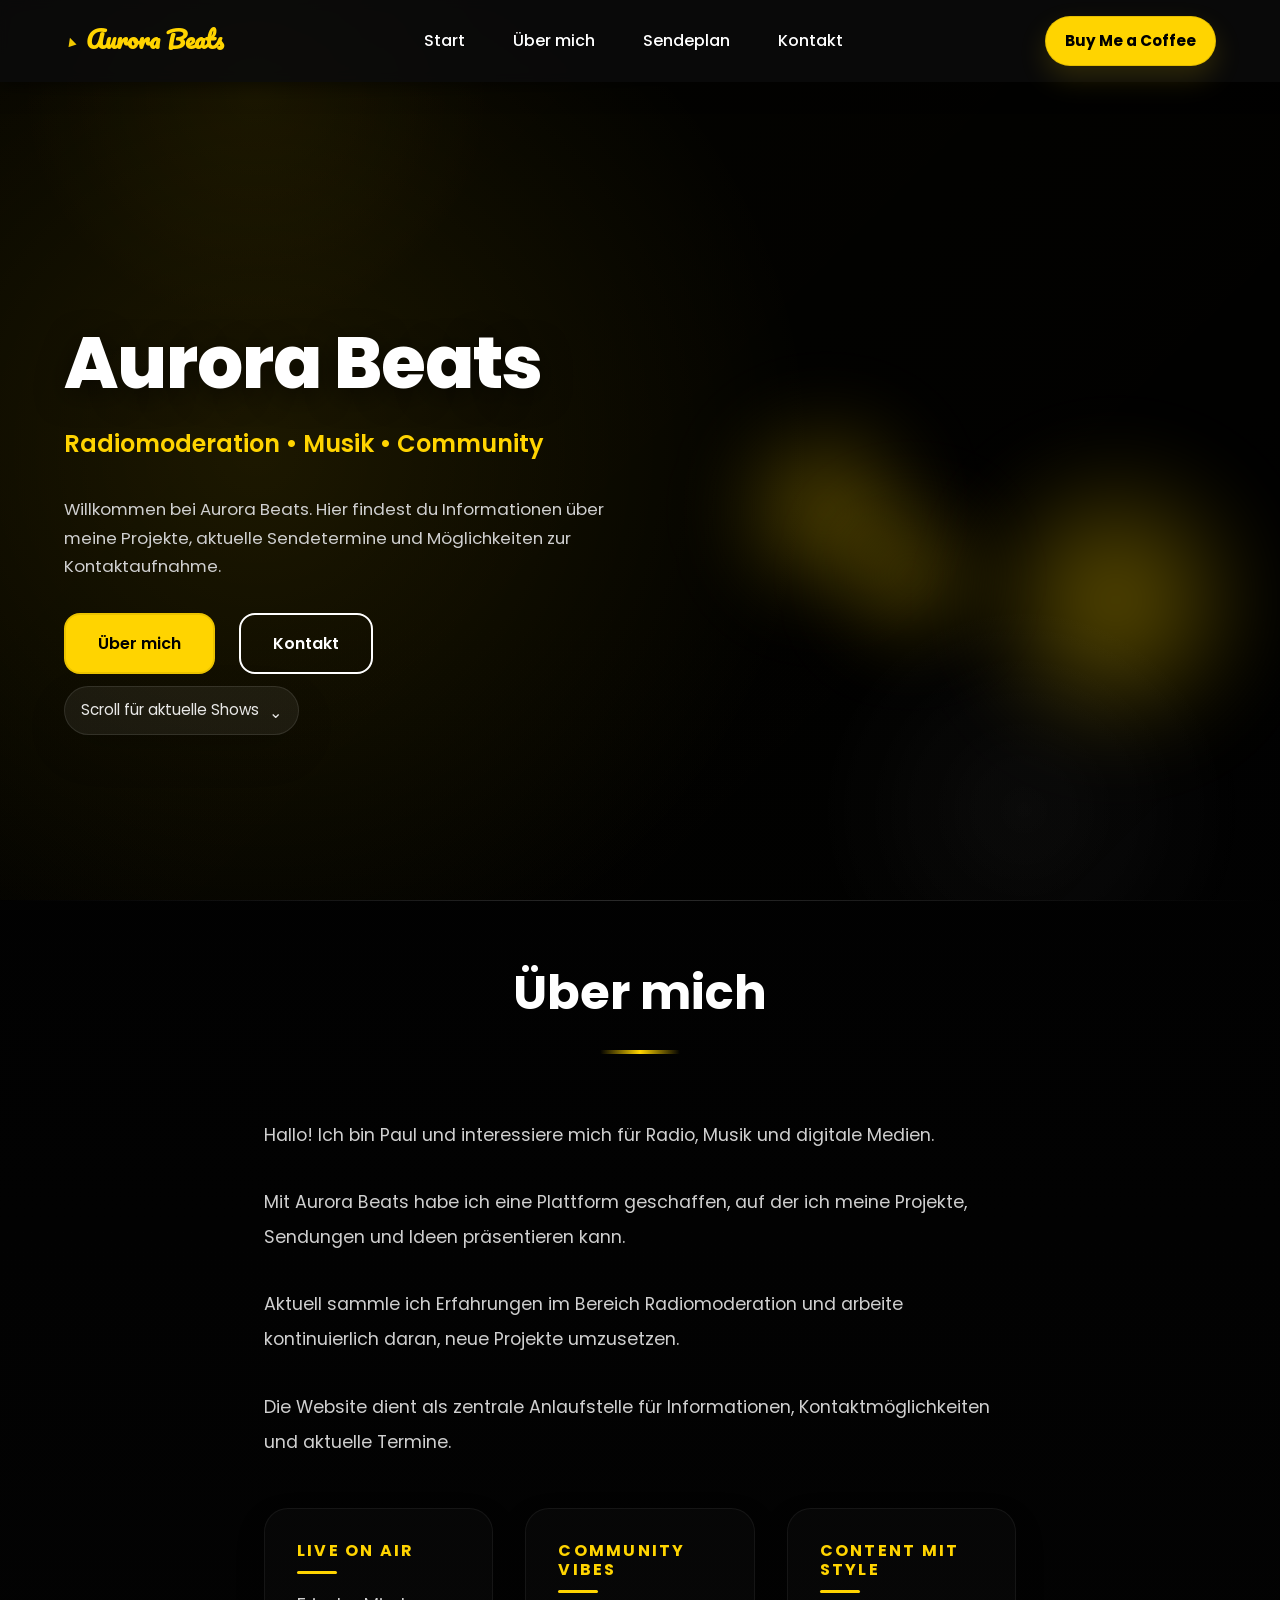
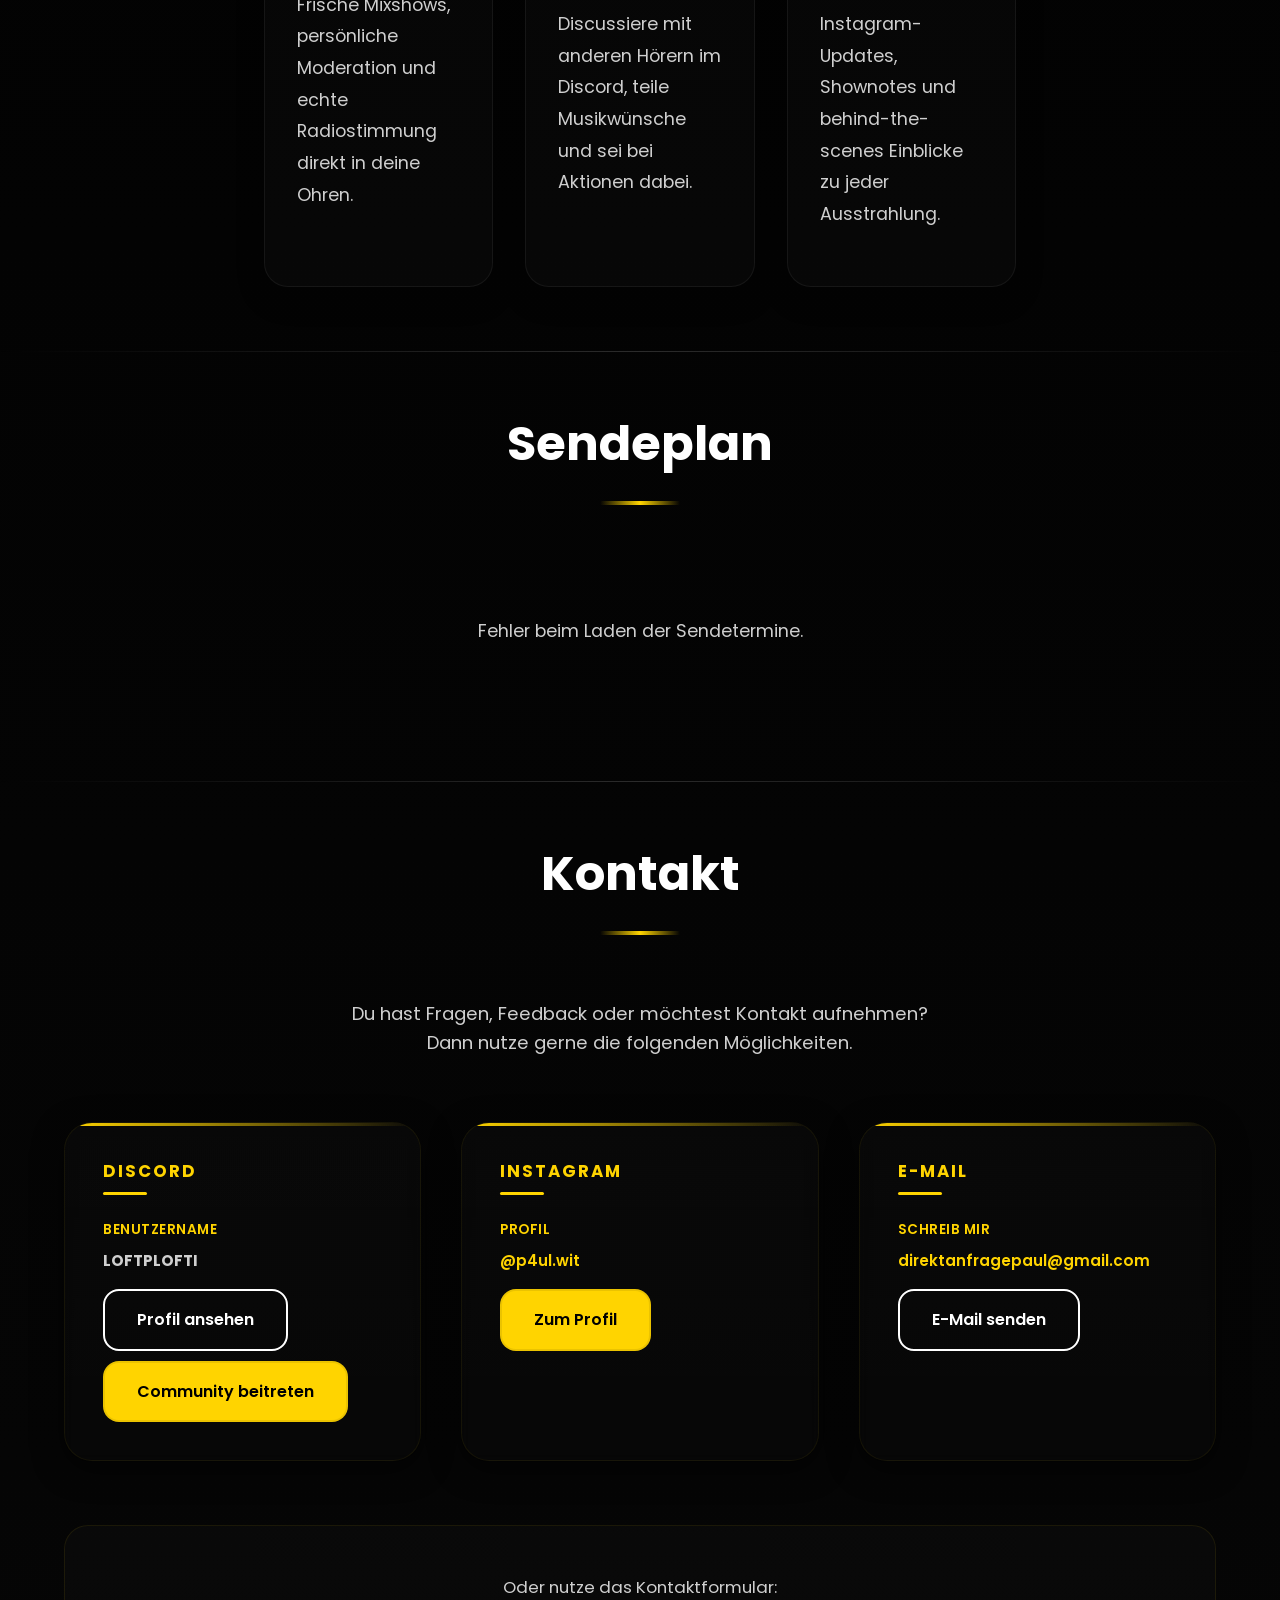
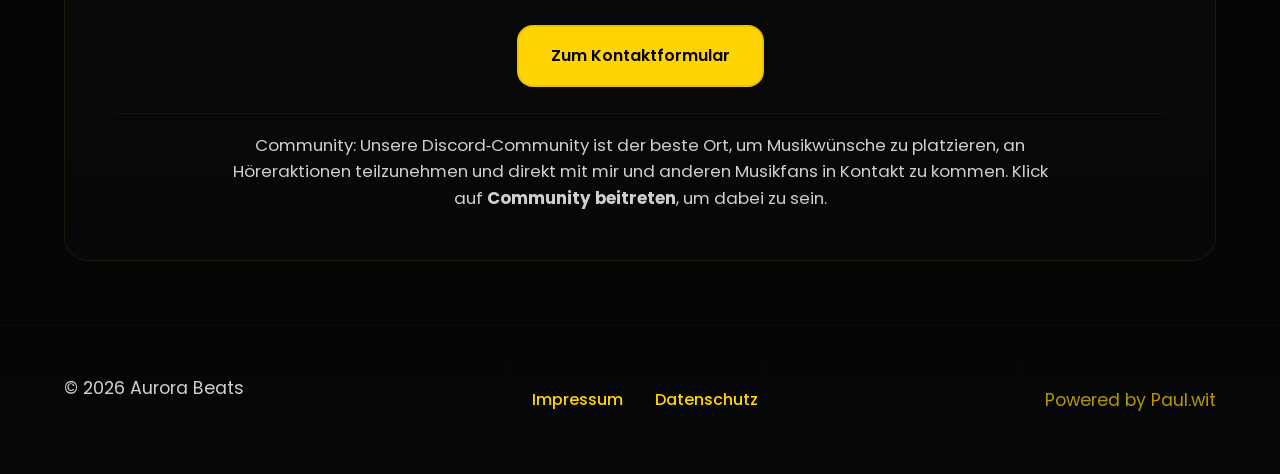
<file: index.html>
<!DOCTYPE html>
<html lang="de">
<head>
    <meta charset="UTF-8">
    <meta name="viewport" content="width=device-width, initial-scale=1.0">
    
    <!-- SEO & Meta Tags -->
    <title>Aurora Beats - Radiomoderation & Musik</title>
    <meta name="description" content="Aurora Beats: Radiomoderation, Musik und Community. Erfahre mehr über meine Projekte und aktuelle Sendetermine.">
    <meta name="keywords" content="Aurora Beats, Radiomoderation, Musik, Community, Paul Witthohn">
    <meta name="author" content="Paul Witthohn">
    <meta name="theme-color" content="#FFD400">
    
    <!-- Open Graph Tags -->
    <meta property="og:type" content="website">
    <meta property="og:title" content="Aurora Beats - Radiomoderation & Musik">
    <meta property="og:description" content="Aurora Beats: Radiomoderation, Musik und Community. Entdecke aktuelle Sendetermine und Projekte.">
    <meta property="og:site_name" content="Aurora Beats">
    <meta property="og:image" content="https://aurorabeats.site/og-image.png">
    <meta property="og:url" content="https://aurorabeats.site">
    
    <!-- Twitter Card -->
    <meta name="twitter:card" content="summary_large_image">
    <meta name="twitter:title" content="Aurora Beats - Radiomoderation & Musik">
    <meta name="twitter:description" content="Aurora Beats: Radiomoderation, Musik und Community.">
    
    <!-- Favicon -->
    <link rel="icon" type="image/x-icon" href="favicon.ico">
    <link rel="apple-touch-icon" href="apple-touch-icon.png">
    
    <!-- Styles -->
    <!-- Google Fonts: Poppins for UI, Pacifico for logo -->
    <link href="https://fonts.googleapis.com/css2?family=Pacifico&family=Poppins:wght@300;400;600;700;800&display=swap" rel="stylesheet">
    <link rel="stylesheet" href="style.css">
</head>
<body>
    <!-- Navigation Bar -->
    <nav class="navbar" id="navbar">
        <div class="container">
            <div class="navbar-content">
                <div class="logo">
                    <a href="#hero" class="logo-link">
                        <span class="logo-mark" aria-hidden="true">▲</span>
                        <span class="logo-text">Aurora Beats</span>
                    </a>
                </div>
                <ul class="nav-links">
                    <li><a href="#hero" class="nav-link">Start</a></li>
                    <li><a href="#about" class="nav-link">Über mich</a></li>
                    <li><a href="#schedule" class="nav-link">Sendeplan</a></li>
                    <li><a href="#contact" class="nav-link">Kontakt</a></li>
                </ul>
                <!-- Buy Me a Coffee button integrated in navbar -->
                <div class="bmc-inline">
                    <a class="bmc-button" href="https://www.buymeacoffee.com/p4ul.wit" target="_blank" rel="noopener noreferrer">Buy Me a Coffee</a>
                </div>
                <button class="menu-toggle" id="menuToggle">
                    <span></span>
                    <span></span>
                    <span></span>
                </button>
            </div>
        </div>
    </nav>

    <!-- Mobile Menu -->
    <div class="mobile-menu" id="mobileMenu">
        <ul class="mobile-nav-links">
            <li><a href="#hero" class="nav-link">Start</a></li>
            <li><a href="#about" class="nav-link">Über mich</a></li>
            <li><a href="#schedule" class="nav-link">Sendeplan</a></li>
            <li><a href="#contact" class="nav-link">Kontakt</a></li>
        </ul>
        <div class="mobile-menu-cta">
            <a class="bmc-button" href="https://www.buymeacoffee.com/p4ul.wit" target="_blank" rel="noopener noreferrer">Buy Me a Coffee</a>
        </div>
    </div>

    <!-- Hero Section -->
    <section class="hero" id="hero">
        <div class="container">
            <div class="hero-content">
                <div class="hero-text">
                    <h1 class="hero-title" data-aos="fade-up">Aurora Beats</h1>
                    <p class="hero-subtitle" data-aos="fade-up" data-aos-delay="100">Radiomoderation • Musik • Community</p>
                    <p class="hero-description" data-aos="fade-up" data-aos-delay="200">
                        Willkommen bei Aurora Beats. Hier findest du Informationen über meine Projekte, aktuelle Sendetermine und Möglichkeiten zur Kontaktaufnahme.
                    </p>
                    <div class="hero-buttons" data-aos="fade-up" data-aos-delay="300">
                        <a href="#about" class="btn btn-primary">Über mich</a>
                        <a href="#contact" class="btn btn-secondary">Kontakt</a>
                    </div>
                    <div class="hero-indicator" data-aos="fade-up" data-aos-delay="400">
                        <span>Scroll für aktuelle Shows</span>
                        <span class="hero-arrow">⌄</span>
                    </div>
                </div>
                <div class="hero-visual">
                    <div class="glow-circle" style="animation-delay: 0s;"></div>
                    <div class="glow-circle" style="animation-delay: 1s;"></div>
                    <div class="glow-circle" style="animation-delay: 2s;"></div>
                </div>
            </div>
        </div>
    </section>

    <!-- About Section -->
    <section class="about" id="about">
        <div class="container">
            <h2 class="section-title" data-aos="fade-up">Über mich</h2>
            <div class="about-content" data-aos="fade-up" data-aos-delay="100">
                <p>
                    Hallo! Ich bin Paul und interessiere mich für Radio, Musik und digitale Medien.
                </p>
                <p>
                    Mit Aurora Beats habe ich eine Plattform geschaffen, auf der ich meine Projekte, Sendungen und Ideen präsentieren kann.
                </p>
                <p>
                    Aktuell sammle ich Erfahrungen im Bereich Radiomoderation und arbeite kontinuierlich daran, neue Projekte umzusetzen.
                </p>
                <p>
                    Die Website dient als zentrale Anlaufstelle für Informationen, Kontaktmöglichkeiten und aktuelle Termine.
                </p>
            </div>
            <div class="about-grid" data-aos="fade-up" data-aos-delay="200">
                <div class="feature-card">
                    <h3>Live on Air</h3>
                    <p>Frische Mixshows, persönliche Moderation und echte Radiostimmung direkt in deine Ohren.</p>
                </div>
                <div class="feature-card">
                    <h3>Community Vibes</h3>
                    <p>Discussiere mit anderen Hörern im Discord, teile Musikwünsche und sei bei Aktionen dabei.</p>
                </div>
                <div class="feature-card">
                    <h3>Content mit Style</h3>
                    <p>Instagram-Updates, Shownotes und behind-the-scenes Einblicke zu jeder Ausstrahlung.</p>
                </div>
            </div>
        </div>
    </section>

    <!-- Schedule Section -->
    <section class="schedule" id="schedule">
        <div class="container">
            <h2 class="section-title" data-aos="fade-up">Sendeplan</h2>
            <div class="schedule-container" id="scheduleContainer" data-aos="fade-up" data-aos-delay="100">
                <p class="loading">Lade Sendetermine...</p>
            </div>
        </div>
    </section>

    <!-- Contact Section -->
    <section class="contact" id="contact">
        <div class="container">
            <h2 class="section-title" data-aos="fade-up">Kontakt</h2>
            <p class="contact-intro" data-aos="fade-up" data-aos-delay="100">
                Du hast Fragen, Feedback oder möchtest Kontakt aufnehmen?<br>
                Dann nutze gerne die folgenden Möglichkeiten.
            </p>

            <div class="contact-grid" data-aos="fade-up" data-aos-delay="200">
                <div class="contact-card">
                    <h3>Discord</h3>
                    <p class="label">Benutzername</p>
                    <p><strong>LOFTPLOFTI</strong></p>
                    <div style="margin-top:12px;display:flex;gap:10px;flex-wrap:wrap;">
                        <a class="btn btn-secondary" href="https://discord.com/users/932051226726658108" target="_blank">Profil ansehen</a>
                        <a class="btn btn-primary" href="https://discord.gg/C9XZjHKWXr" target="_blank">Community beitreten</a>
                    </div>
                </div>

                <div class="contact-card">
                    <h3>Instagram</h3>
                    <p class="label">Profil</p>
                    <p><a href="https://www.instagram.com/p4ul.wit" target="_blank" rel="noopener noreferrer" class="social-link">@p4ul.wit</a></p>
                    <div style="margin-top:12px;">
                        <a class="btn btn-primary" href="https://www.instagram.com/p4ul.wit" target="_blank" rel="noopener noreferrer">Zum Profil</a>
                    </div>
                </div>

                <div class="contact-card">
                    <h3>E-Mail</h3>
                    <p class="label">Schreib mir</p>
                    <p><a href="mailto:direktanfragepaul@gmail.com" class="social-link">direktanfragepaul@gmail.com</a></p>
                    <div style="margin-top:12px;">
                        <a class="btn btn-secondary" href="mailto:direktanfragepaul@gmail.com">E-Mail senden</a>
                    </div>
                </div>
            </div>

            <div class="contact-form-section" data-aos="fade-up" data-aos-delay="300">
                <p>Oder nutze das Kontaktformular:</p>
                <a href="https://forms.google.com/gform" target="_blank" class="btn btn-primary">Zum Kontaktformular</a>
                <hr style="margin:18px 0;border:none;border-top:1px solid rgba(255,255,255,0.04);">
                <p style="color:var(--color-gray-dark);max-width:820px;margin:0 auto;">Community: Unsere Discord‑Community ist der beste Ort, um Musikwünsche zu platzieren, an Höreraktionen teilzunehmen und direkt mit mir und anderen Musikfans in Kontakt zu kommen. Klick auf <strong>Community beitreten</strong>, um dabei zu sein.</p>
            </div>
        </div>
    </section>

    <!-- Footer -->
    <footer class="footer">
        <div class="container">
            <div class="footer-content">
                <p>&copy; 2026 Aurora Beats</p>
                <div class="footer-links">
                    <a href="impressum.html">Impressum</a>
                    <a href="datenschutz.html">Datenschutz</a>
                </div>
                <p class="footer-credit">Powered by Paul.wit</p>
            </div>
        </div>
    </footer>

    <script src="script.js"></script>
        <!-- Embedded schedule data so the site works without running a local server -->
        <script id="scheduleData" type="application/json">
        [
            {"datum":"06.06.2026","zeit":"00:00 - 00:00","titel":"Aurora Beats - Hier kommen bald meine termine rein :)","discord":"https://discord.gg/example"},
        ]
        </script>
</body>
</html>
</file>
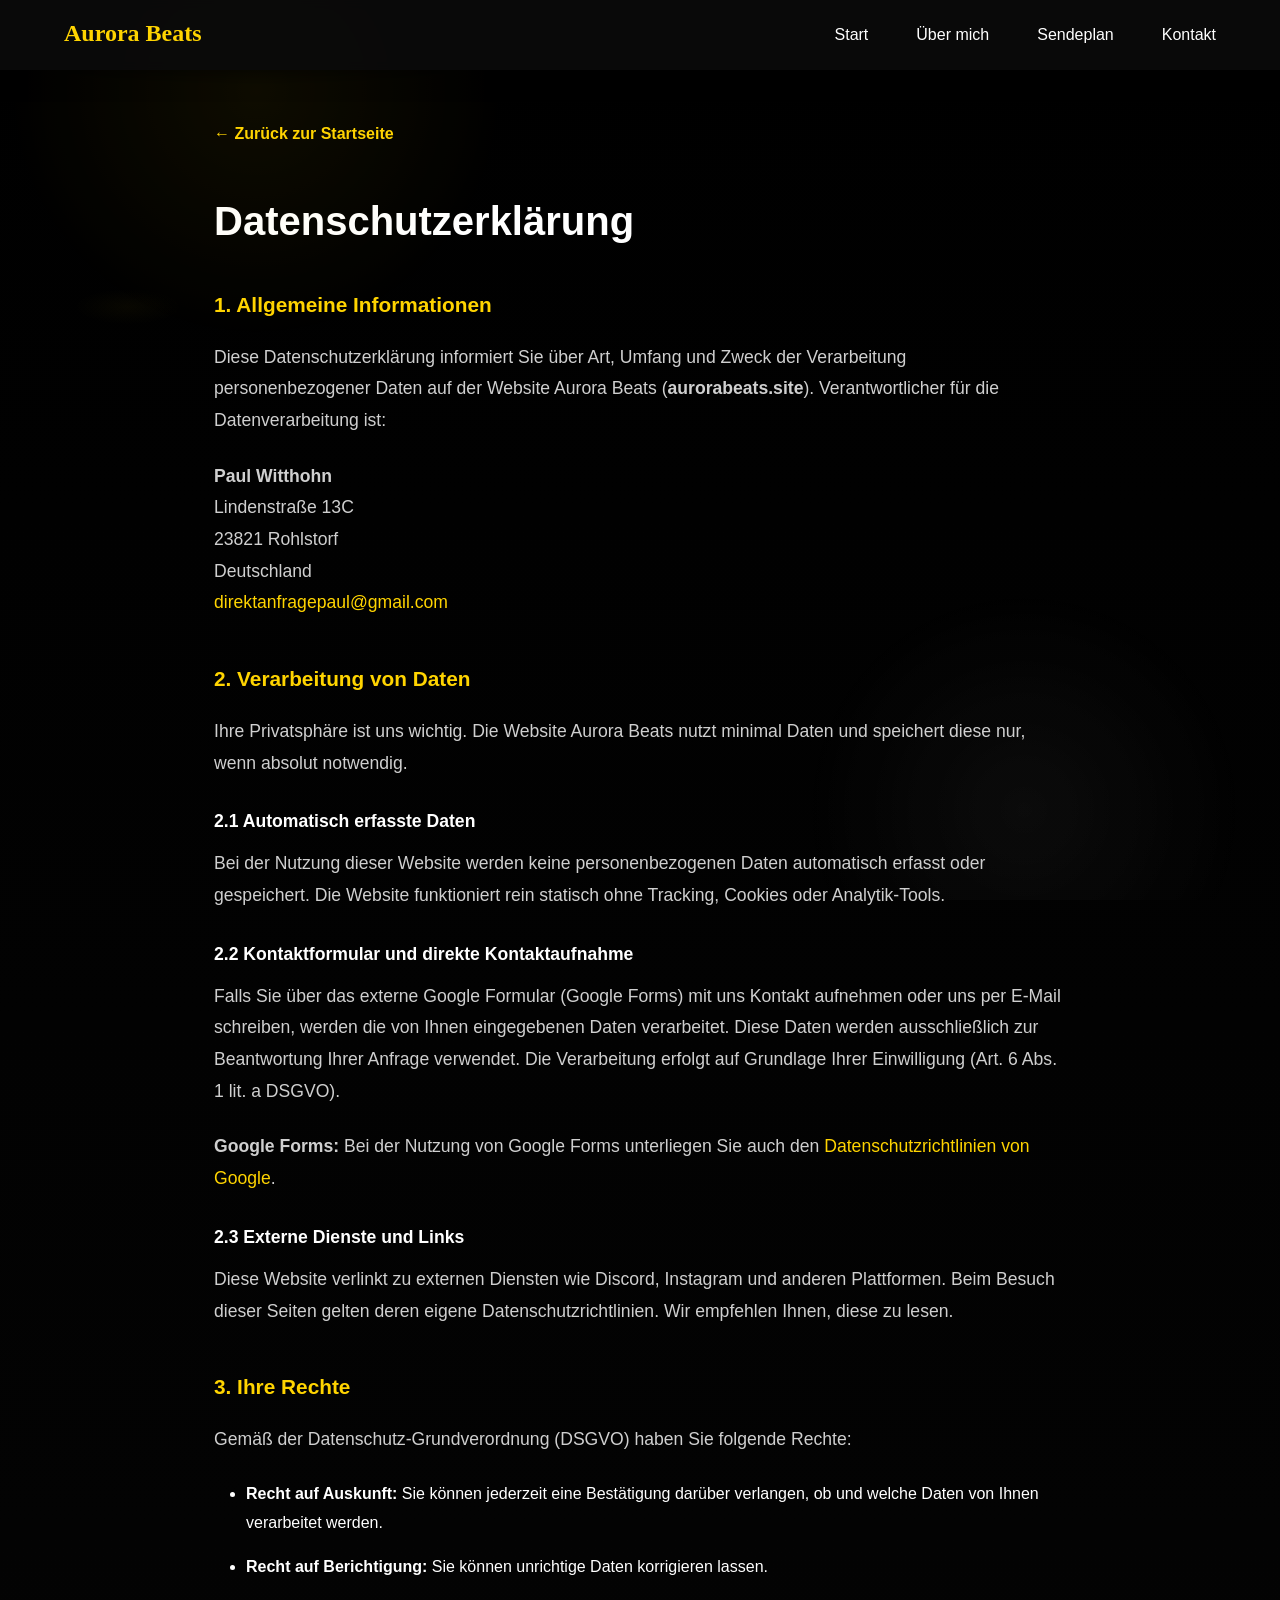
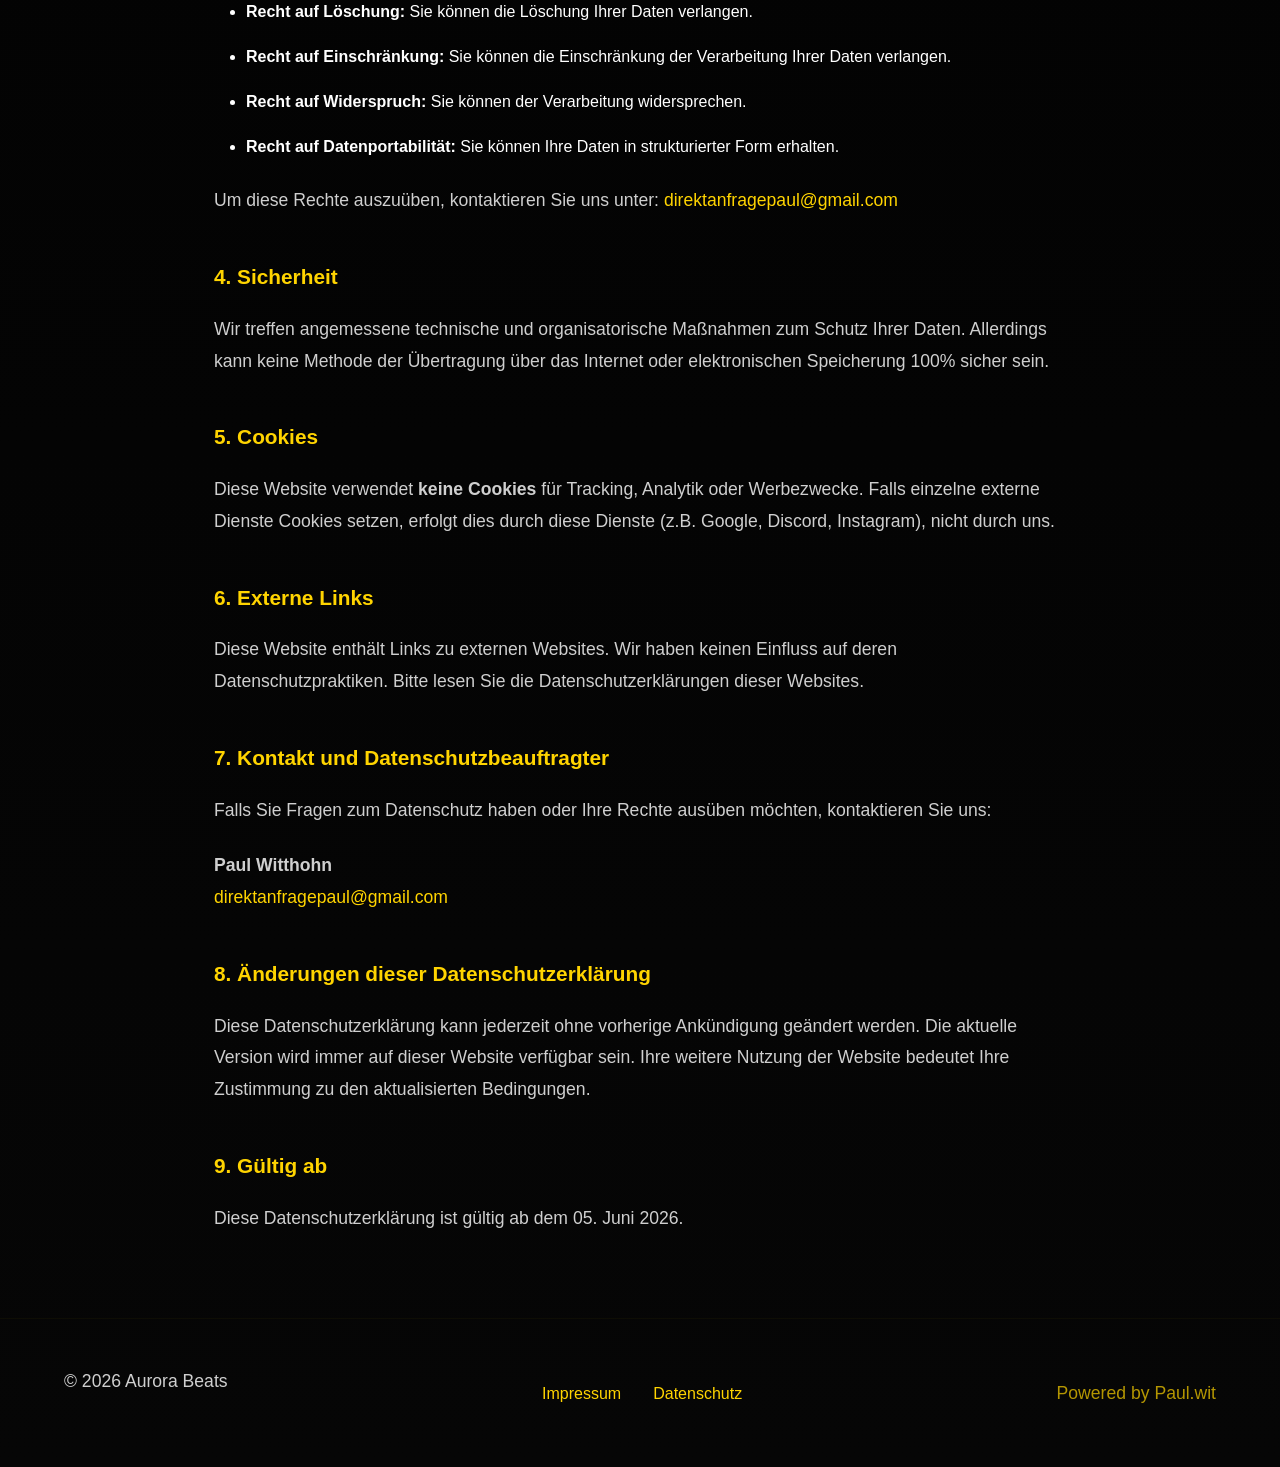
<file: datenschutz.html>
<!DOCTYPE html>
<html lang="de">
<head>
    <meta charset="UTF-8">
    <meta name="viewport" content="width=device-width, initial-scale=1.0">
    <title>Datenschutz - Aurora Beats</title>
    <meta name="description" content="Datenschutzerklärung von Aurora Beats">
    <meta name="robots" content="noindex, follow">
    <link rel="stylesheet" href="style.css">
    <style>
        .legal-page {
            max-width: 900px;
            margin: 0 auto;
            padding: 120px var(--spacing-md) 60px;
            line-height: 1.8;
        }

        .legal-page h1 {
            font-size: 2.5rem;
            margin-bottom: var(--spacing-xl);
        }

        .legal-page h2 {
            font-size: 1.3rem;
            margin-top: var(--spacing-xl);
            margin-bottom: var(--spacing-md);
            color: var(--color-primary);
        }

        .legal-page h3 {
            font-size: 1.1rem;
            margin-top: var(--spacing-lg);
            margin-bottom: var(--spacing-sm);
        }

        .legal-page p {
            margin-bottom: var(--spacing-md);
        }

        .legal-page a {
            color: var(--color-primary);
            text-decoration: none;
        }

        .legal-page a:hover {
            text-decoration: underline;
        }

        .back-link {
            display: inline-block;
            margin-bottom: var(--spacing-xl);
            color: var(--color-primary);
            text-decoration: none;
            font-weight: 600;
        }

        .back-link:hover {
            text-decoration: underline;
        }

        .legal-page ul {
            margin-left: var(--spacing-lg);
            margin-bottom: var(--spacing-md);
        }

        .legal-page li {
            margin-bottom: var(--spacing-sm);
        }

        @media (max-width: 768px) {
            .legal-page {
                padding: 100px var(--spacing-sm) 40px;
            }

            .legal-page h1 {
                font-size: 2rem;
            }

            .legal-page h2 {
                font-size: 1.1rem;
            }
        }
    </style>
</head>
<body>
    <!-- Navigation Bar -->
    <nav class="navbar">
        <div class="container">
            <div class="navbar-content">
                <div class="logo">
                    <a href="index.html" style="text-decoration: none;">
                        <span class="logo-text">Aurora Beats</span>
                    </a>
                </div>
                <ul class="nav-links">
                    <li><a href="index.html" class="nav-link">Start</a></li>
                    <li><a href="index.html#about" class="nav-link">Über mich</a></li>
                    <li><a href="index.html#schedule" class="nav-link">Sendeplan</a></li>
                    <li><a href="index.html#contact" class="nav-link">Kontakt</a></li>
                </ul>
            </div>
        </div>
    </nav>

    <div class="container">
        <div class="legal-page">
            <a href="index.html" class="back-link">← Zurück zur Startseite</a>

            <h1>Datenschutzerklärung</h1>

            <h2>1. Allgemeine Informationen</h2>
            <p>
                Diese Datenschutzerklärung informiert Sie über Art, Umfang und Zweck der Verarbeitung personenbezogener Daten auf der Website Aurora Beats (<strong>aurorabeats.site</strong>). Verantwortlicher für die Datenverarbeitung ist:
            </p>
            <p>
                <strong>Paul Witthohn</strong><br>
                Lindenstraße 13C<br>
                23821 Rohlstorf<br>
                Deutschland<br>
                <a href="mailto:direktanfragepaul@gmail.com">direktanfragepaul@gmail.com</a>
            </p>

            <h2>2. Verarbeitung von Daten</h2>
            <p>
                Ihre Privatsphäre ist uns wichtig. Die Website Aurora Beats nutzt minimal Daten und speichert diese nur, wenn absolut notwendig.
            </p>

            <h3>2.1 Automatisch erfasste Daten</h3>
            <p>
                Bei der Nutzung dieser Website werden keine personenbezogenen Daten automatisch erfasst oder gespeichert. Die Website funktioniert rein statisch ohne Tracking, Cookies oder Analytik-Tools.
            </p>

            <h3>2.2 Kontaktformular und direkte Kontaktaufnahme</h3>
            <p>
                Falls Sie über das externe Google Formular (Google Forms) mit uns Kontakt aufnehmen oder uns per E-Mail schreiben, werden die von Ihnen eingegebenen Daten verarbeitet. Diese Daten werden ausschließlich zur Beantwortung Ihrer Anfrage verwendet. Die Verarbeitung erfolgt auf Grundlage Ihrer Einwilligung (Art. 6 Abs. 1 lit. a DSGVO).
            </p>
            <p>
                <strong>Google Forms:</strong> Bei der Nutzung von Google Forms unterliegen Sie auch den <a href="https://policies.google.com/privacy" target="_blank">Datenschutzrichtlinien von Google</a>.
            </p>

            <h3>2.3 Externe Dienste und Links</h3>
            <p>
                Diese Website verlinkt zu externen Diensten wie Discord, Instagram und anderen Plattformen. Beim Besuch dieser Seiten gelten deren eigene Datenschutzrichtlinien. Wir empfehlen Ihnen, diese zu lesen.
            </p>

            <h2>3. Ihre Rechte</h2>
            <p>
                Gemäß der Datenschutz-Grundverordnung (DSGVO) haben Sie folgende Rechte:
            </p>
            <ul>
                <li><strong>Recht auf Auskunft:</strong> Sie können jederzeit eine Bestätigung darüber verlangen, ob und welche Daten von Ihnen verarbeitet werden.</li>
                <li><strong>Recht auf Berichtigung:</strong> Sie können unrichtige Daten korrigieren lassen.</li>
                <li><strong>Recht auf Löschung:</strong> Sie können die Löschung Ihrer Daten verlangen.</li>
                <li><strong>Recht auf Einschränkung:</strong> Sie können die Einschränkung der Verarbeitung Ihrer Daten verlangen.</li>
                <li><strong>Recht auf Widerspruch:</strong> Sie können der Verarbeitung widersprechen.</li>
                <li><strong>Recht auf Datenportabilität:</strong> Sie können Ihre Daten in strukturierter Form erhalten.</li>
            </ul>
            <p>
                Um diese Rechte auszuüben, kontaktieren Sie uns unter: <a href="mailto:direktanfragepaul@gmail.com">direktanfragepaul@gmail.com</a>
            </p>

            <h2>4. Sicherheit</h2>
            <p>
                Wir treffen angemessene technische und organisatorische Maßnahmen zum Schutz Ihrer Daten. Allerdings kann keine Methode der Übertragung über das Internet oder elektronischen Speicherung 100% sicher sein.
            </p>

            <h2>5. Cookies</h2>
            <p>
                Diese Website verwendet <strong>keine Cookies</strong> für Tracking, Analytik oder Werbezwecke. Falls einzelne externe Dienste Cookies setzen, erfolgt dies durch diese Dienste (z.B. Google, Discord, Instagram), nicht durch uns.
            </p>

            <h2>6. Externe Links</h2>
            <p>
                Diese Website enthält Links zu externen Websites. Wir haben keinen Einfluss auf deren Datenschutzpraktiken. Bitte lesen Sie die Datenschutzerklärungen dieser Websites.
            </p>

            <h2>7. Kontakt und Datenschutzbeauftragter</h2>
            <p>
                Falls Sie Fragen zum Datenschutz haben oder Ihre Rechte ausüben möchten, kontaktieren Sie uns:
            </p>
            <p>
                <strong>Paul Witthohn</strong><br>
                <a href="mailto:direktanfragepaul@gmail.com">direktanfragepaul@gmail.com</a>
            </p>

            <h2>8. Änderungen dieser Datenschutzerklärung</h2>
            <p>
                Diese Datenschutzerklärung kann jederzeit ohne vorherige Ankündigung geändert werden. Die aktuelle Version wird immer auf dieser Website verfügbar sein. Ihre weitere Nutzung der Website bedeutet Ihre Zustimmung zu den aktualisierten Bedingungen.
            </p>

            <h2>9. Gültig ab</h2>
            <p>
                Diese Datenschutzerklärung ist gültig ab dem 05. Juni 2026.
            </p>
        </div>
    </div>

    <!-- Footer -->
    <footer class="footer">
        <div class="container">
            <div class="footer-content">
                <p>&copy; 2026 Aurora Beats</p>
                <div class="footer-links">
                    <a href="impressum.html">Impressum</a>
                    <a href="datenschutz.html">Datenschutz</a>
                </div>
                <p class="footer-credit">Powered by Paul.wit</p>
            </div>
        </div>
    </footer>
</body>
</html>
</file>
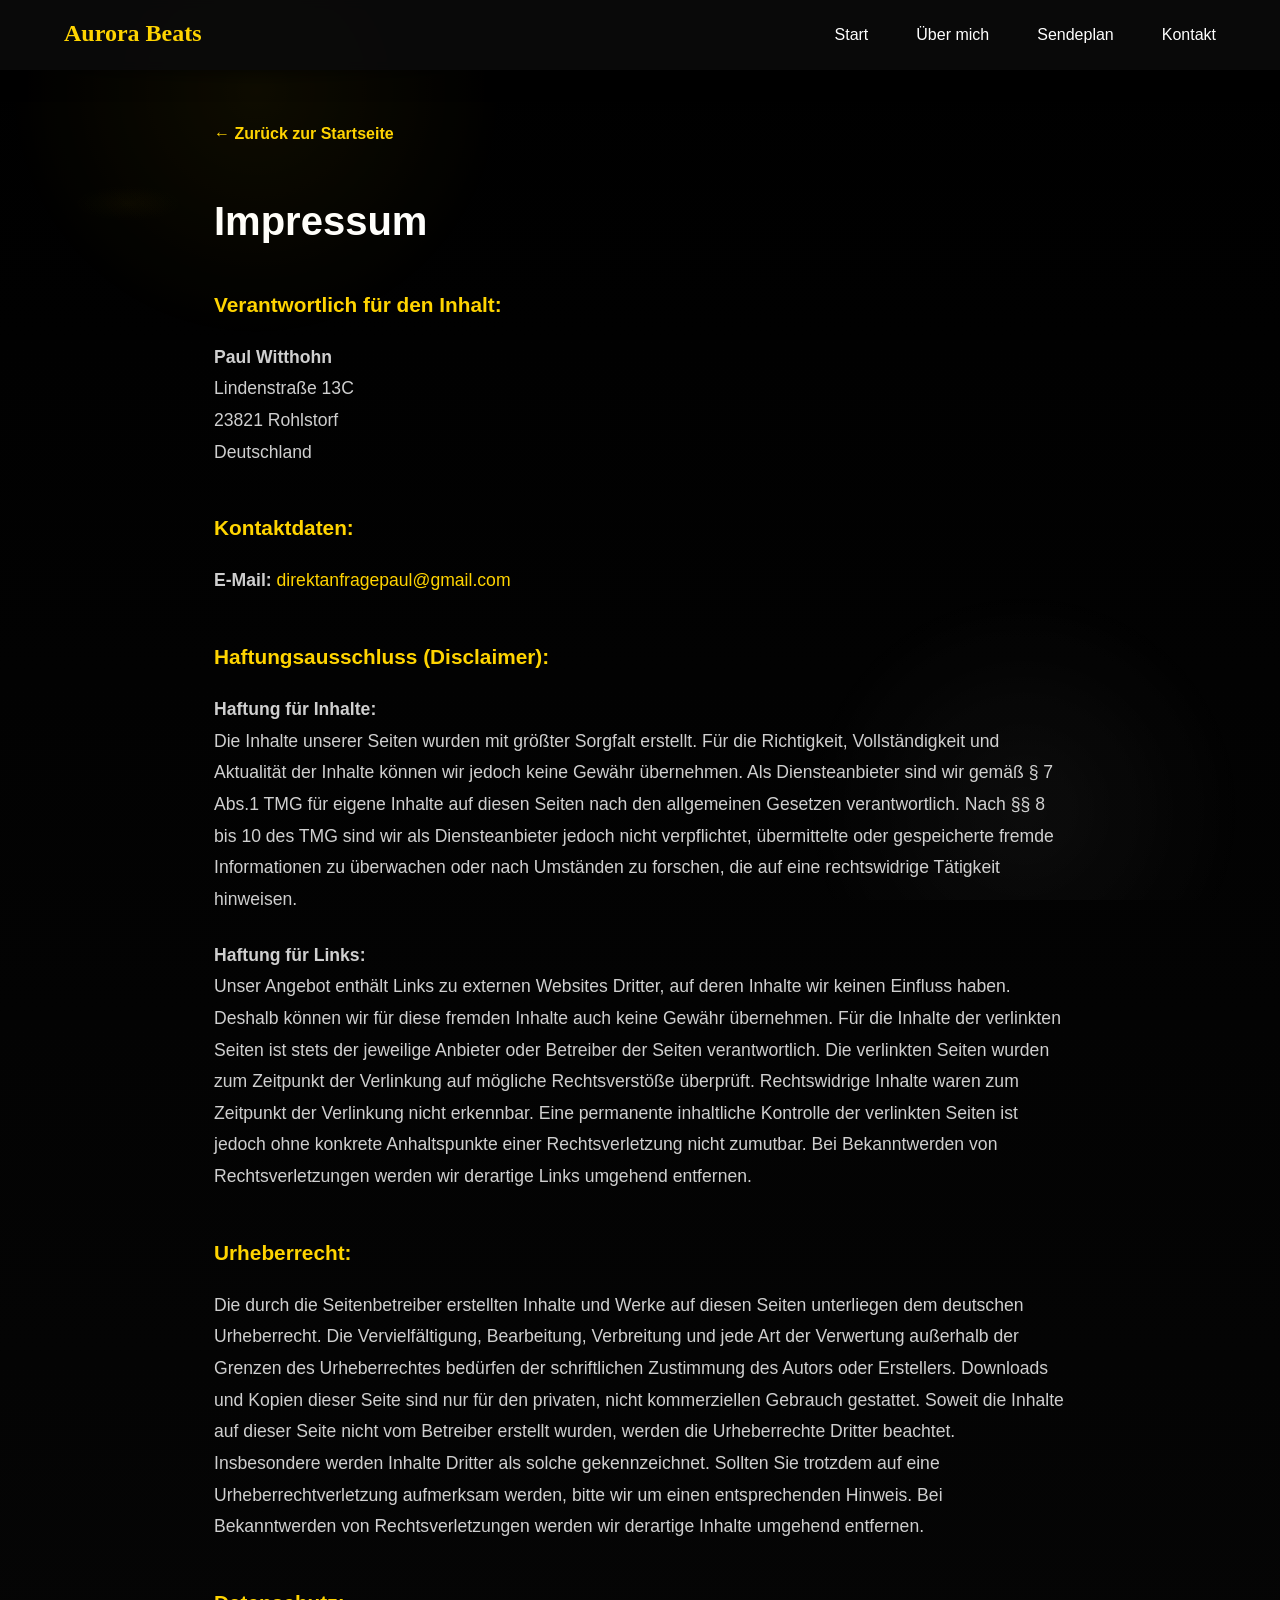
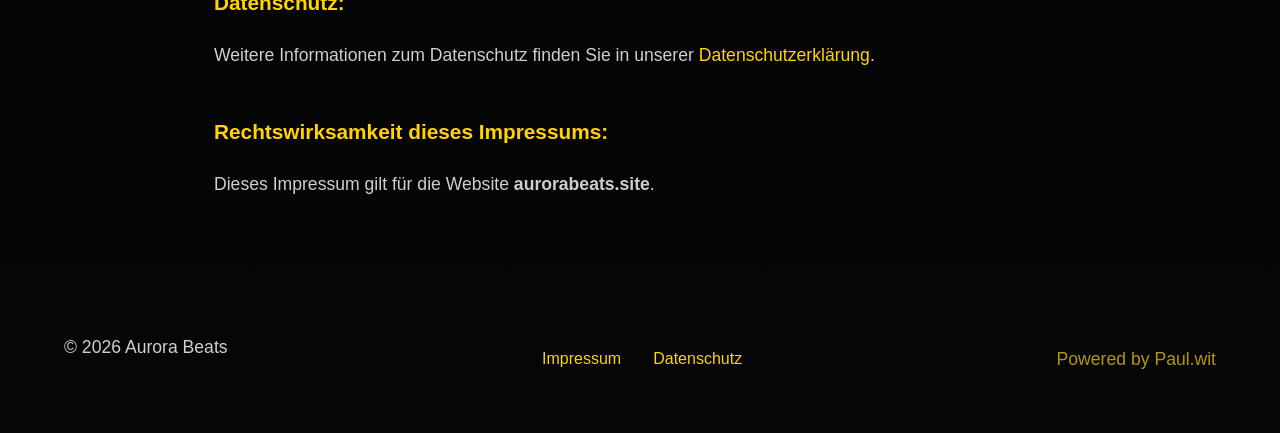
<file: impressum.html>
<!DOCTYPE html>
<html lang="de">
<head>
    <meta charset="UTF-8">
    <meta name="viewport" content="width=device-width, initial-scale=1.0">
    <title>Impressum - Aurora Beats</title>
    <meta name="description" content="Impressum von Aurora Beats">
    <meta name="robots" content="noindex, follow">
    <link rel="stylesheet" href="style.css">
    <style>
        .legal-page {
            max-width: 900px;
            margin: 0 auto;
            padding: 120px var(--spacing-md) 60px;
            line-height: 1.8;
        }

        .legal-page h1 {
            font-size: 2.5rem;
            margin-bottom: var(--spacing-xl);
        }

        .legal-page h2 {
            font-size: 1.3rem;
            margin-top: var(--spacing-xl);
            margin-bottom: var(--spacing-md);
            color: var(--color-primary);
        }

        .legal-page p {
            margin-bottom: var(--spacing-md);
        }

        .legal-page a {
            color: var(--color-primary);
            text-decoration: none;
        }

        .legal-page a:hover {
            text-decoration: underline;
        }

        .back-link {
            display: inline-block;
            margin-bottom: var(--spacing-xl);
            color: var(--color-primary);
            text-decoration: none;
            font-weight: 600;
        }

        .back-link:hover {
            text-decoration: underline;
        }

        @media (max-width: 768px) {
            .legal-page {
                padding: 100px var(--spacing-sm) 40px;
            }

            .legal-page h1 {
                font-size: 2rem;
            }

            .legal-page h2 {
                font-size: 1.1rem;
            }
        }
    </style>
</head>
<body>
    <!-- Navigation Bar -->
    <nav class="navbar">
        <div class="container">
            <div class="navbar-content">
                <div class="logo">
                    <a href="index.html" style="text-decoration: none;">
                        <span class="logo-text">Aurora Beats</span>
                    </a>
                </div>
                <ul class="nav-links">
                    <li><a href="index.html" class="nav-link">Start</a></li>
                    <li><a href="index.html#about" class="nav-link">Über mich</a></li>
                    <li><a href="index.html#schedule" class="nav-link">Sendeplan</a></li>
                    <li><a href="index.html#contact" class="nav-link">Kontakt</a></li>
                </ul>
            </div>
        </div>
    </nav>

    <div class="container">
        <div class="legal-page">
            <a href="index.html" class="back-link">← Zurück zur Startseite</a>

            <h1>Impressum</h1>

            <h2>Verantwortlich für den Inhalt:</h2>
            <p>
                <strong>Paul Witthohn</strong><br>
                Lindenstraße 13C<br>
                23821 Rohlstorf<br>
                Deutschland<br>
            </p>

            <h2>Kontaktdaten:</h2>
            <p>
                <strong>E-Mail:</strong> <a href="mailto:direktanfragepaul@gmail.com">direktanfragepaul@gmail.com</a>
            </p>

            <h2>Haftungsausschluss (Disclaimer):</h2>
            <p>
                <strong>Haftung für Inhalte:</strong><br>
                Die Inhalte unserer Seiten wurden mit größter Sorgfalt erstellt. Für die Richtigkeit, Vollständigkeit und Aktualität der Inhalte können wir jedoch keine Gewähr übernehmen. Als Diensteanbieter sind wir gemäß § 7 Abs.1 TMG für eigene Inhalte auf diesen Seiten nach den allgemeinen Gesetzen verantwortlich. Nach §§ 8 bis 10 des TMG sind wir als Diensteanbieter jedoch nicht verpflichtet, übermittelte oder gespeicherte fremde Informationen zu überwachen oder nach Umständen zu forschen, die auf eine rechtswidrige Tätigkeit hinweisen.
            </p>

            <p>
                <strong>Haftung für Links:</strong><br>
                Unser Angebot enthält Links zu externen Websites Dritter, auf deren Inhalte wir keinen Einfluss haben. Deshalb können wir für diese fremden Inhalte auch keine Gewähr übernehmen. Für die Inhalte der verlinkten Seiten ist stets der jeweilige Anbieter oder Betreiber der Seiten verantwortlich. Die verlinkten Seiten wurden zum Zeitpunkt der Verlinkung auf mögliche Rechtsverstöße überprüft. Rechtswidrige Inhalte waren zum Zeitpunkt der Verlinkung nicht erkennbar. Eine permanente inhaltliche Kontrolle der verlinkten Seiten ist jedoch ohne konkrete Anhaltspunkte einer Rechtsverletzung nicht zumutbar. Bei Bekanntwerden von Rechtsverletzungen werden wir derartige Links umgehend entfernen.
            </p>

            <h2>Urheberrecht:</h2>
            <p>
                Die durch die Seitenbetreiber erstellten Inhalte und Werke auf diesen Seiten unterliegen dem deutschen Urheberrecht. Die Vervielfältigung, Bearbeitung, Verbreitung und jede Art der Verwertung außerhalb der Grenzen des Urheberrechtes bedürfen der schriftlichen Zustimmung des Autors oder Erstellers. Downloads und Kopien dieser Seite sind nur für den privaten, nicht kommerziellen Gebrauch gestattet. Soweit die Inhalte auf dieser Seite nicht vom Betreiber erstellt wurden, werden die Urheberrechte Dritter beachtet. Insbesondere werden Inhalte Dritter als solche gekennzeichnet. Sollten Sie trotzdem auf eine Urheberrechtverletzung aufmerksam werden, bitte wir um einen entsprechenden Hinweis. Bei Bekanntwerden von Rechtsverletzungen werden wir derartige Inhalte umgehend entfernen.
            </p>

            <h2>Datenschutz:</h2>
            <p>
                Weitere Informationen zum Datenschutz finden Sie in unserer <a href="datenschutz.html">Datenschutzerklärung</a>.
            </p>

            <h2>Rechtswirksamkeit dieses Impressums:</h2>
            <p>
                Dieses Impressum gilt für die Website <strong>aurorabeats.site</strong>.
            </p>
        </div>
    </div>

    <!-- Footer -->
    <footer class="footer">
        <div class="container">
            <div class="footer-content">
                <p>&copy; 2026 Aurora Beats</p>
                <div class="footer-links">
                    <a href="impressum.html">Impressum</a>
                    <a href="datenschutz.html">Datenschutz</a>
                </div>
                <p class="footer-credit">Powered by Paul.wit</p>
            </div>
        </div>
    </footer>
</body>
</html>
</file>
<file: style.css>
/* ========================================
   AURORA BEATS - Modern Design System
   ======================================== */

:root {
  --color-primary: #FFD400;
  --color-dark: #FFFFFF;
  --color-light: #000000;
  --color-gray-light: #0f0f0f;
  --color-gray-medium: #2b2b2b;
  --color-gray-dark: #cfcfcf;
  --spacing-xs: 0.5rem;
  --spacing-sm: 1rem;
  --spacing-md: 1.5rem;
  --spacing-lg: 2rem;
  --spacing-xl: 3rem;
  --spacing-xxl: 4rem;
  --transition: 0.3s ease;
  --transition-smooth: 0.5s cubic-bezier(0.4, 0, 0.2, 1);
  --radius-sm: 0.5rem;
  --radius-md: 0.75rem;
  --radius-lg: 1rem;
  --radius-xl: 1.5rem;
  --shadow-sm: 0 2px 8px rgba(0, 0, 0, 0.1);
  --shadow-md: 0 8px 24px rgba(0, 0, 0, 0.15);
  --shadow-lg: 0 16px 48px rgba(0, 0, 0, 0.2);
}

* {
  margin: 0;
  padding: 0;
  box-sizing: border-box;
}

html {
  scroll-behavior: smooth;
  overflow-x: hidden;
}

body {
  font-family: 'Poppins', -apple-system, BlinkMacSystemFont, 'Segoe UI', Roboto, sans-serif;
  background-color: var(--color-light);
  background-image: radial-gradient(900px 300px at 10% 10%, rgba(255,212,0,0.03), transparent 6%), linear-gradient(180deg, #000000 0%, #060606 100%);
  color: var(--color-dark);
  line-height: 1.6;
  overflow-x: hidden;
  position: relative;
  max-width: 100vw;
  width: 100%;
}

body::before {
  content: '';
  position: fixed;
  inset: 0;
  background: radial-gradient(circle at 20% 10%, rgba(255,212,0,0.08), transparent 20%), radial-gradient(circle at 80% 90%, rgba(255,255,255,0.06), transparent 18%);
  pointer-events: none;
  opacity: 0.75;
}

section {
  scroll-margin-top: 100px;
}

.container {
  max-width: 1200px;
  margin: 0 auto;
  padding: 0 var(--spacing-md);
}

h1, h2, h3, h4, h5, h6 {
  font-weight: 700;
  line-height: 1.2;
}

.section-title {
  font-size: 3rem;
  text-align: center;
  margin-bottom: var(--spacing-xxl);
  position: relative;
  padding-bottom: var(--spacing-lg);
}

.section-title::after {
  content: '';
  position: absolute;
  width: 80px;
  height: 4px;
  background: linear-gradient(90deg, transparent, var(--color-primary), transparent);
  bottom: 0;
  left: 50%;
  transform: translateX(-50%);
}

p {
  font-size: 1.1rem;
  color: var(--color-gray-dark);
  margin-bottom: var(--spacing-md);
}

.btn {
  display: inline-block;
  padding: var(--spacing-sm) var(--spacing-lg);
  border-radius: var(--radius-lg);
  text-decoration: none;
  font-weight: 600;
  font-size: 1rem;
  cursor: pointer;
  transition: var(--transition-smooth);
  border: 2px solid transparent;
  position: relative;
  overflow: hidden;
}

.btn::before {
  content: '';
  position: absolute;
  top: 0;
  left: -100%;
  width: 100%;
  height: 100%;
  background: rgba(255, 255, 255, 0.2);
  transition: var(--transition);
}

.btn:hover::before {
  left: 100%;
}

.btn-primary {
  background: var(--color-primary);
  color: var(--color-light);
  border-color: rgba(0,0,0,0.08);
}

.btn-primary:hover {
  transform: translateY(-2px);
  box-shadow: 0 12px 24px rgba(255, 212, 0, 0.3);
}

.btn-secondary {
  background: transparent;
  color: var(--color-dark);
  border-color: var(--color-dark);
}

.btn-secondary:hover {
  background: var(--color-dark);
  color: var(--color-light);
  box-shadow: 0 12px 24px rgba(17, 17, 17, 0.3);
}

.navbar {
  position: fixed;
  top: 0;
  left: 0;
  right: 0;
  background: rgba(11, 11, 11, 0.85);
  backdrop-filter: blur(6px);
  box-shadow: 0 2px 20px rgba(0, 0, 0, 0.6);
  z-index: 1000;
  transition: var(--transition);
}

.navbar-content {
  display: flex;
  justify-content: space-between;
  align-items: center;
  padding: var(--spacing-sm) 0;
}

.logo {
  font-size: 1.5rem;
  font-weight: 700;
  color: var(--color-dark);
}

.logo-text {
  font-family: 'Pacifico', cursive;
  font-size: 1.5rem;
  color: var(--color-primary);
  display: inline-block;
  transform: translateY(-2px);
}

.logo-link { display:flex; align-items:center; gap:8px; text-decoration:none; }
.logo-mark { display:inline-block; color:var(--color-primary); font-size:0.9rem; transform: rotate(-18deg); opacity:0.95; }

.nav-links {
  display: flex;
  list-style: none;
  gap: var(--spacing-xl);
}

.nav-link {
  color: var(--color-dark);
  text-decoration: none;
  font-weight: 500;
  position: relative;
  transition: color var(--transition);
}

.nav-link::after {
  content: '';
  position: absolute;
  bottom: -4px;
  left: 0;
  width: 0;
  height: 2px;
  background: var(--color-primary);
  transition: width var(--transition);
}

.nav-link:hover { color: var(--color-primary); }
.nav-link:hover::after { width: 100%; }

.bmc-inline {
  display: flex;
  align-items: center;
  justify-content: flex-end;
  min-width: 0;
}

.bmc-button {
  display: inline-flex;
  align-items: center;
  justify-content: center;
  padding: 0.75rem 1.2rem;
  border-radius: 999px;
  font-weight: 700;
  font-size: 0.95rem;
  color: #000;
  background: var(--color-primary);
  text-decoration: none;
  border: 1px solid rgba(0, 0, 0, 0.1);
  box-shadow: 0 12px 28px rgba(255, 212, 0, 0.15);
  transition: transform var(--transition), box-shadow var(--transition), background var(--transition);
}

.bmc-button:hover {
  transform: translateY(-1px);
  background: #ffe65a;
  box-shadow: 0 16px 32px rgba(255, 212, 0, 0.22);
}

.mobile-menu-cta { margin-top: var(--spacing-lg); text-align: center; }

.menu-toggle {
  display: none;
  flex-direction: column;
  gap: 5px;
  background: none;
  border: none;
  cursor: pointer;
}

.menu-toggle span {
  width: 25px;
  height: 3px;
  background: var(--color-dark);
  border-radius: 2px;
  transition: var(--transition);
}

.mobile-menu {
  display: none;
  position: fixed;
  top: 60px;
  left: 0;
  right: 0;
  background: rgba(8,8,8,0.98);
  backdrop-filter: blur(6px);
  padding: var(--spacing-lg);
  z-index: 999;
}

.mobile-menu.active {
  display: block;
  animation: fadeInUp 0.25s ease both;
}

.mobile-nav-links {
  list-style: none;
  display: flex;
  flex-direction: column;
  gap: var(--spacing-md);
}

.menu-toggle.active span:nth-child(1) { transform: translateY(8px) rotate(45deg); }
.menu-toggle.active span:nth-child(2) { opacity: 0; }
.menu-toggle.active span:nth-child(3) { transform: translateY(-8px) rotate(-45deg); }

.hero {
  min-height: 100vh;
  display: flex;
  align-items: center;
  padding-top: 160px;
  position: relative;
  background: linear-gradient(135deg, rgba(255, 212, 0, 0.02) 0%, rgba(0,0,0,0) 100%);
  overflow: hidden;
}

.hero::before {
  content: '';
  position: absolute;
  top: 0; left: 0; right: 0; bottom: 0;
  background: radial-gradient(circle at 20% 50%, rgba(255, 212, 0, 0.1) 0%, transparent 50%);
  pointer-events: none;
}

.hero .container { position: relative; z-index: 2; }

.hero-content {
  display: grid;
  grid-template-columns: 1fr 1fr;
  gap: var(--spacing-xxl);
  align-items: center;
}

.hero-text { z-index: 2; }

.hero-eyebrow {
  color: rgba(255, 212, 0, 0.85);
  font-size: 0.9rem;
  font-weight: 700;
  letter-spacing: 0.15em;
  text-transform: uppercase;
  margin-bottom: var(--spacing-md);
}

.hero-title {
  font-size: 4.5rem;
  line-height: 1.05;
  margin-bottom: var(--spacing-md);
  color: var(--color-dark);
  text-shadow: 0 6px 30px rgba(0,0,0,0.6);
  letter-spacing: -1px;
  font-weight: 800;
  animation: fadeInUp 0.8s ease;
}

.hero-subtitle {
  font-size: 1.5rem;
  color: var(--color-primary);
  margin-bottom: var(--spacing-lg);
  font-weight: 600;
  animation: fadeInUp 0.8s ease 0.1s both;
}

.hero-description {
  font-size: 1.05rem;
  color: var(--color-gray-dark);
  margin-bottom: var(--spacing-lg);
  line-height: 1.7;
  max-width: 640px;
  animation: fadeInUp 0.8s ease 0.2s both;
}

.hero-buttons {
  display: flex;
  gap: var(--spacing-md);
  flex-wrap: wrap;
  animation: fadeInUp 0.8s ease 0.3s both;
}

.hero-indicator {
  display: inline-flex;
  align-items: center;
  gap: 0.6rem;
  margin-top: calc(var(--spacing-md) / 2);
  padding: 0.65rem 1rem;
  color: rgba(255,255,255,0.9);
  font-size: 0.95rem;
  background: rgba(255,255,255,0.06);
  border: 1px solid rgba(255,255,255,0.1);
  border-radius: 999px;
  box-shadow: 0 16px 40px rgba(0,0,0,0.14);
  transition: transform var(--transition), background var(--transition);
  text-decoration: none;
}

.hero-indicator:hover { transform: translateY(-1px); background: rgba(255,255,255,0.09); }
.hero-arrow { display: inline-flex; font-size: 1rem; transform: translateY(2px); }

.hero-visual {
  position: relative;
  height: 400px;
  display: flex;
  align-items: center;
  justify-content: center;
}

.glow-circle {
  position: absolute;
  border-radius: 50%;
  background: radial-gradient(circle, rgba(255, 212, 0, 0.4) 0%, transparent 70%);
  filter: blur(40px);
  animation: floatGlow 6s ease-in-out infinite;
}

.glow-circle:nth-child(1) { width: 200px; height: 200px; top: 20%; left: 10%; }
.glow-circle:nth-child(2) { width: 300px; height: 300px; top: 30%; right: -50px; }
.glow-circle:nth-child(3) { width: 150px; height: 150px; bottom: 20%; left: 30%; }

.about {
  padding: var(--spacing-xxl) 0;
  background: transparent;
  position: relative;
}

.about::before {
  content: '';
  position: absolute;
  top: 0; left: 0; right: 0;
  height: 1px;
  background: linear-gradient(90deg, transparent, var(--color-gray-medium), transparent);
}

.about .container { max-width: 800px; }
.about-content { line-height: 2; }
.about-content p { font-size: 1.1rem; color: var(--color-gray-dark); margin-bottom: var(--spacing-lg); }

.about-grid {
  display: grid;
  grid-template-columns: repeat(3, minmax(220px, 1fr));
  gap: var(--spacing-lg);
  margin-top: var(--spacing-xl);
  width: 100%;
}

.feature-card {
  background: rgba(255,255,255,0.02);
  border: 1px solid rgba(255,255,255,0.06);
  border-radius: var(--radius-xl);
  padding: var(--spacing-lg);
  box-shadow: 0 12px 28px rgba(0,0,0,0.24);
  transition: transform var(--transition), border-color var(--transition), box-shadow var(--transition);
  width: 100%;
  overflow: hidden;
  word-wrap: break-word;
}

.feature-card:hover {
  transform: translateY(-4px);
  border-color: rgba(255,212,0,0.3);
  box-shadow: 0 20px 40px rgba(255,212,0,0.12);
}

.feature-card h3 {
  position: relative;
  font-size: 1rem;
  text-transform: uppercase;
  letter-spacing: 0.14em;
  margin-bottom: var(--spacing-sm);
  color: var(--color-primary);
  padding-bottom: 0.85rem;
}

.feature-card h3::after {
  content: '';
  position: absolute;
  left: 0; bottom: 0;
  width: 40px; height: 3px;
  border-radius: 999px;
  background: var(--color-primary);
}

.feature-card p { color: var(--color-gray-dark); line-height: 1.8; }

.schedule {
  padding: var(--spacing-xxl) 0;
  background: transparent;
  position: relative;
}

.schedule::before {
  content: '';
  position: absolute;
  top: 0; left: 0; right: 0;
  height: 1px;
  background: linear-gradient(90deg, transparent, var(--color-gray-medium), transparent);
}

.schedule-container { display: grid; gap: var(--spacing-lg); }

.schedule-card {
  background: linear-gradient(180deg, rgba(255,255,255,0.02), rgba(255,255,255,0.01));
  border: 1px solid rgba(255, 212, 0, 0.08);
  border-radius: var(--radius-xl);
  padding: var(--spacing-lg);
  transition: var(--transition-smooth);
  cursor: default;
  position: relative;
  overflow: hidden;
}

.schedule-card::before {
  content: '';
  position: absolute;
  top: 0; left: 0; right: 0;
  height: 3px;
  background: linear-gradient(90deg, var(--color-primary), transparent);
}

.schedule-card:hover {
  transform: translateY(-4px);
  box-shadow: 0 16px 32px rgba(255, 212, 0, 0.15);
  border-color: rgba(255, 212, 0, 0.4);
}

.schedule-header {
  display: flex;
  justify-content: space-between;
  align-items: flex-start;
  margin-bottom: var(--spacing-md);
}

.schedule-date {
  font-size: 0.9rem;
  color: var(--color-primary);
  font-weight: 600;
  background: rgba(255, 212, 0, 0.1);
  padding: var(--spacing-xs) var(--spacing-sm);
  border-radius: var(--radius-md);
}

.schedule-time { font-size: 0.95rem; color: var(--color-gray-dark); font-weight: 500; }
.schedule-title { font-size: 1.3rem; font-weight: 700; color: var(--color-dark); margin-bottom: var(--spacing-sm); }

.schedule-footer { display: flex; gap: var(--spacing-md); margin-top: var(--spacing-md); }

.schedule-discord {
  display: inline-flex;
  align-items: center;
  gap: var(--spacing-xs);
  padding: var(--spacing-xs) var(--spacing-sm);
  background: rgba(88, 101, 242, 0.1);
  color: #5865F2;
  border-radius: var(--radius-md);
  text-decoration: none;
  font-size: 0.9rem;
  font-weight: 500;
  transition: var(--transition);
}

.schedule-discord:hover { background: rgba(88, 101, 242, 0.2); }
.loading { text-align: center; padding: var(--spacing-xl); color: var(--color-gray-dark); }
.empty-schedule { text-align: center; padding: var(--spacing-xl); color: var(--color-gray-dark); font-size: 1.1rem; }

.contact {
  padding: var(--spacing-xxl) 0;
  background: transparent;
  position: relative;
}

.contact::before {
  content: '';
  position: absolute;
  top: 0; left: 0; right: 0;
  height: 1px;
  background: linear-gradient(90deg, transparent, var(--color-gray-medium), transparent);
}

.contact-intro {
  text-align: center;
  max-width: 600px;
  margin: 0 auto var(--spacing-xxl);
  font-size: 1.15rem;
}

.contact-grid {
  display: grid;
  grid-template-columns: repeat(auto-fit, minmax(280px, 1fr));
  gap: calc(var(--spacing-lg) + 0.5rem);
  margin-bottom: var(--spacing-xxl);
}

.contact-card {
  background: linear-gradient(180deg, rgba(255,255,255,0.02), rgba(255,255,255,0.01));
  border: 1px solid rgba(255, 212, 0, 0.06);
  border-radius: calc(var(--radius-xl) + 4px);
  padding: calc(var(--spacing-lg) + 6px);
  transition: var(--transition-smooth);
  position: relative;
  overflow: hidden;
  backdrop-filter: blur(6px);
  box-shadow: 0 8px 30px rgba(0,0,0,0.6);
}

.contact-card::before {
  content: '';
  position: absolute;
  top: 0; left: 0; right: 0;
  height: 3px;
  background: linear-gradient(90deg, var(--color-primary), transparent);
}

.contact-card:hover {
  transform: translateY(-4px);
  box-shadow: 0 16px 32px rgba(255, 212, 0, 0.15);
  border-color: rgba(255, 212, 0, 0.4);
}

.contact-card h3 {
  position: relative;
  font-size: 1.05rem;
  text-transform: uppercase;
  letter-spacing: 0.12em;
  margin-bottom: var(--spacing-md);
  color: var(--color-primary);
  padding-bottom: 0.9rem;
}

.contact-card h3::after {
  content: '';
  position: absolute;
  left: 0; bottom: 0;
  width: 44px; height: 3px;
  border-radius: 999px;
  background: var(--color-primary);
}

.contact-card p { font-size: 0.95rem; margin-bottom: var(--spacing-sm); }

.contact-card .label {
  font-size: 0.85rem;
  color: var(--color-primary);
  text-transform: uppercase;
  letter-spacing: 0.5px;
  margin-bottom: var(--spacing-xs);
  font-weight: 600;
}

.social-link {
  color: var(--color-primary);
  text-decoration: none;
  font-weight: 600;
  transition: var(--transition);
  word-break: break-all;
}

.social-link:hover { text-decoration: underline; }

.contact-form-section {
  text-align: center;
  padding: var(--spacing-xl);
  background: linear-gradient(180deg, rgba(255,255,255,0.02), rgba(255,255,255,0.01));
  border-radius: var(--radius-xl);
  border: 1px solid rgba(255, 212, 0, 0.08);
}

.contact-form-section p { margin-bottom: var(--spacing-md); font-size: 1.05rem; }

.footer {
  background: transparent;
  color: var(--color-dark);
  padding: var(--spacing-xl) 0;
  position: relative;
  border-top: 1px solid rgba(255, 212, 0, 0.04);
}

.footer-content {
  display: flex;
  justify-content: space-between;
  align-items: center;
  flex-wrap: wrap;
  gap: var(--spacing-lg);
}

.footer-links { display: flex; gap: var(--spacing-lg); }
.footer-links a { color: var(--color-primary); text-decoration: none; transition: var(--transition); font-weight: 500; }
.footer-links a:hover { text-decoration: underline; }
.footer-credit { color: rgba(255, 212, 0, 0.7); margin: 0; }

@keyframes fadeInUp {
  from { opacity: 0; transform: translateY(30px); }
  to { opacity: 1; transform: translateY(0); }
}

@keyframes floatGlow {
  0%, 100% { transform: translate(0, 0) scale(1); }
  25% { transform: translate(20px, -20px) scale(1.05); }
  50% { transform: translate(-10px, 20px) scale(0.95); }
  75% { transform: translate(-20px, -10px) scale(1.08); }
}

@keyframes slideInFromLeft {
  from { opacity: 0; transform: translateX(-50px); }
  to { opacity: 1; transform: translateX(0); }
}

@keyframes slideInFromRight {
  from { opacity: 0; transform: translateX(50px); }
  to { opacity: 1; transform: translateX(0); }
}

.aos-fade-up { animation: fadeInUp 0.6s ease-out; }
.aos-slide-left { animation: slideInFromLeft 0.6s ease-out; }
.aos-slide-right { animation: slideInFromRight 0.6s ease-out; }

@media (max-width: 768px) {
  .nav-links { display: none; }
  .bmc-inline { display: none; }
  .navbar-content { flex-wrap: wrap; gap: var(--spacing-sm); }
  .menu-toggle { display: flex; }
  .mobile-menu.active { display: block; }
  .hero-content { grid-template-columns: 1fr; }
  .hero-title { font-size: 2.5rem; }
  .hero-subtitle { font-size: 1.2rem; }
  .hero-visual { display: none; }
  .section-title { font-size: 2rem; margin-bottom: var(--spacing-xl); }
  .hero-buttons { flex-direction: column; }
  .hero-buttons .btn { width: 100%; text-align: center; }
  .contact-grid { grid-template-columns: 1fr; }
  .about-grid { grid-template-columns: 1fr; gap: var(--spacing-md); width: 100%; }
  .feature-card { width: 100% !important; max-width: 100% !important; }
  .footer-content { flex-direction: column; text-align: center; }
  .footer-links { justify-content: center; }
  .hero { min-height: auto; padding-top: 100px; padding-bottom: var(--spacing-xl); }
  .about, .schedule, .contact { padding: var(--spacing-xl) 0; }
  .mobile-menu-cta .bmc-button { width: 100%; justify-content: center; }
}

@media (max-width: 480px) {
  :root {
    --spacing-xl: 2rem;
    --spacing-xxl: 2.5rem;
  }
  * { max-width: 100%; }
  .container { max-width: 100% !important; width: 100% !important; padding: 0 var(--spacing-sm); }
  .hero-title { font-size: 2rem; }
  .hero-subtitle { font-size: 1rem; }
  .hero-description { font-size: 0.95rem; }
  .section-title { font-size: 1.5rem; }
  p { font-size: 0.95rem; }
  .about-grid { grid-template-columns: 1fr !important; }
  .feature-card { width: 100% !important; }
  .schedule-header { flex-direction: column; }
  .schedule-time { margin-top: var(--spacing-sm); }
  .btn { padding: var(--spacing-sm) var(--spacing-md); font-size: 0.9rem; }
}
</file>
